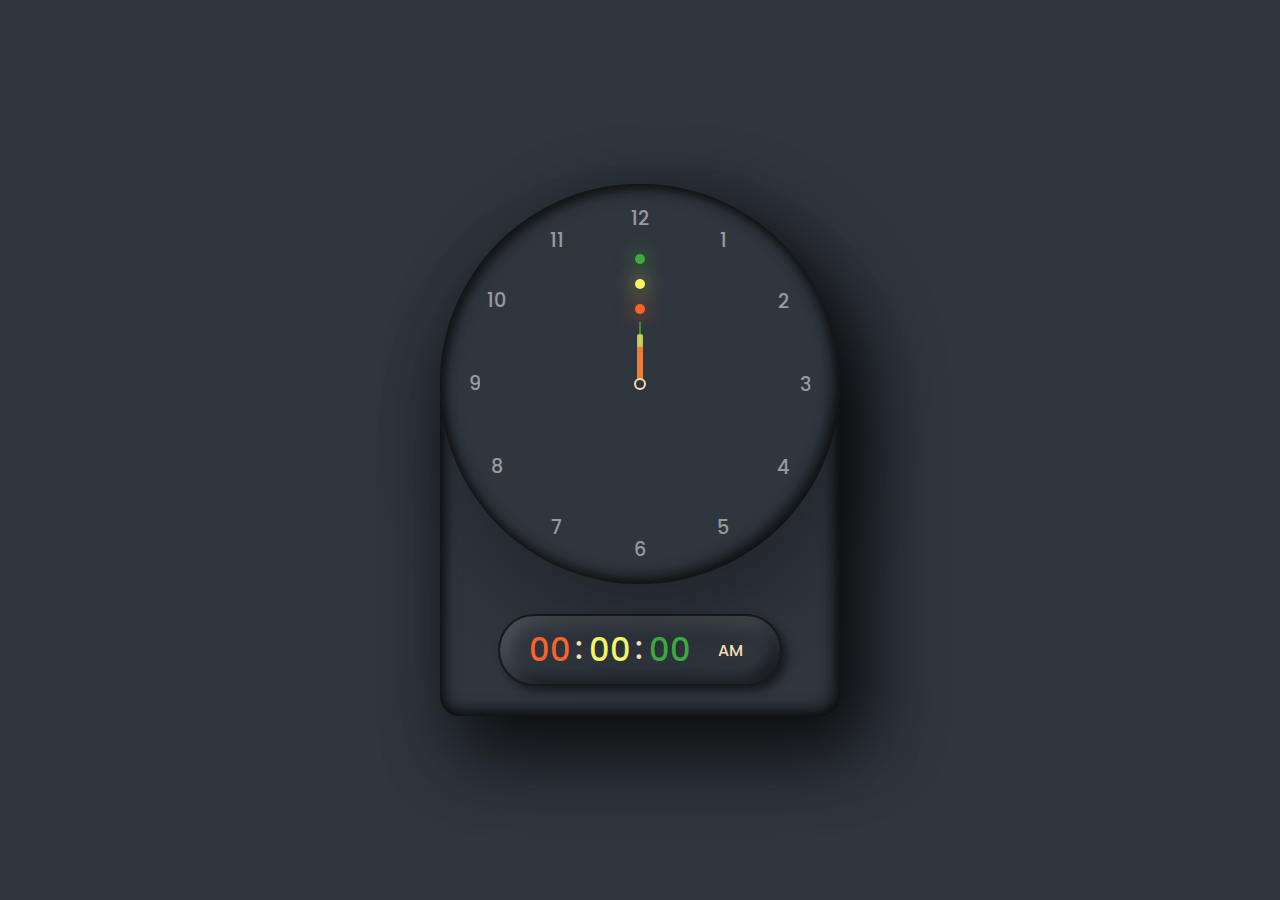
<file: #Day1 - Clock/index.html>
<!DOCTYPE html>
<html lang="en">
<head>
    <meta charset="UTF-8">
    <link rel="stylesheet" href="index.css">
    <meta name="viewport" content="width=device-width, initial-scale=1.0">
    <title>Day1 - Clock</title>
</head>
<body>
    <div class="clock-container">
        <div class="analog-clock">
            <div class="circle" id="secH" style="--clr:rgb(60, 170, 60);"><i></i></div>
            <div class="circle cir2" id="minH" style="--clr:rgb(245, 245, 100);"><i></i></div>
            <div class="circle cir3" id="hrH" style="--clr:rgb(250, 99, 44);"><i></i></div>

            <span style="--i:1;"><b>1</b></span>
            <span style="--i:2;"><b>2</b></span>
            <span style="--i:3;"><b>3</b></span>
            <span style="--i:4;"><b>4</b></span>
            <span style="--i:5;"><b>5</b></span>
            <span style="--i:6;"><b>6</b></span>
            <span style="--i:7;"><b>7</b></span>
            <span style="--i:8;"><b>8</b></span>
            <span style="--i:9;"><b>9</b></span>
            <span style="--i:10;"><b>10</b></span>           
            <span style="--i:11;"><b>11</b></span>
            <span style="--i:12;"><b>12</b></span>
        </div>
        <div class="digital-clock">
            <div id="hr" style="--clr:rgb(250, 99, 44);">00</div>
            <div id="min" style="--clr:rgb(245, 245, 100);">00</div>
            <div id="sec" style="--clr:rgb(60, 170, 60);">00</div>
            <div id="ampm">AM</div>
        </div>
    </div>                                             
   
    <script src="index.js"></script>  
</body>

</html>
</file>
<file: #Day1 - Clock/index.css>
/* :root{
    var(--i):1;
} */
@import url('https://fonts.googleapis.com/css2?family=Poppins:wght@100;200;300;500&display=swap');
*{
    margin: 0;
    padding: 0;
    box-sizing: border-box;
    font-family: 'Poppins';
}
body{
    background: #2f363e;
    /* background: gray; */
    display: flex;
    flex-direction: column;
    align-items: center;
    justify-content: center;
    min-height: 100vh;
}
.clock-container{
    position: relative;
    background: #2f363e;
    /* min-height: 500px; */
    border-radius: 20px;
    border-top-left-radius: 200px;
    border-top-right-radius: 200px;
    display: flex;
    justify-content: center;
    align-items:center;
    flex-direction: column;
    box-shadow: 25px 25px 75px rgba(0, 0, 0, 0.75),
    10px 50px 70px rgba(0, 0, 0, 0.25),
    inset 5px 5px 10px rgba(0, 0, 0, 0.5),
    inset 5px 5px 20px rgba(0, 0, 0, 0.2),
    inset -5px -5px 15px rgba(0, 0, 0, 0.75);
}
.analog-clock{
    position: relative;
    height: 400px;
    width: 400px;
    border-radius: 50%;
    /* border: 2px solid black; */
    background: #2f363e;
    box-shadow: 10px 50px 70px rgba(0, 0, 0, 0.25),
    inset 5px 5px 10px rgba(0, 0, 0, 0.5),
    inset 5px 5px 20px rgba(0, 0, 0, 0.2),
    inset -5px -5px 15px rgba(0, 0, 0, 0.75);
    display: flex;
    justify-content: center;
    align-items:center;
    margin-bottom: 30px;
}
.analog-clock::before{
    content: '';
    position: absolute;
    width: 8px;
    height: 8px;
    border: 2px solid wheat;
    border-radius: 50%;
    background: #2f363e;
    z-index: 1000;
}
.analog-clock span{
    position: absolute;
    inset: 20px;
    text-align: center;
    color: white;
    transform: rotate(calc(30deg *var(--i)));

}
.analog-clock span b{
    opacity: 0.5;
    font-weight: 500;
    display: inline-block;
    transform: rotate(calc(-30deg *var(--i)));
    font-size: 1.2em;
}
.circle{
    position: absolute;
    /* border-radius: 50%; */
    width: 250px;
    height: 250px;
    /* border: 1px solid black; */
    display: flex;
    justify-content: center;
    align-items: flex-start;
}
.cir2{
    width: 200px;
    height: 200px;
}
.cir3{
    width: 150px;
    height: 150px;
}
.circle i{
    position: absolute;
    width: 6px;
    height: 50%;
    background: var(--clr);
    opacity: 0.75;
    border-radius: 20px;
    transform-origin: bottom;
    transform: scaleY(0.5);
}
.circle:nth-child(1) i{
    width: 2px;

}                                                                                                                                                    
.circle:nth-child(2) i{
    width: 6px;
    
}
.circle::before{
    content: '';
    position: absolute;
    width: 10px;
    height: 10px;
    top: -5px;
    box-shadow: 0 0 20px var(--clr);
    background: var(--clr);
    border-radius: 50%;
                                                                                                                                                                                                                                                                                                                                                                                                                                                                                                                                                                                                                                                                                                            
}
.digital-clock{
    display: flex;
    border: 2px solid rgba(0, 0, 0, 0.5);
    justify-content: center;
    align-items: center;
    margin-bottom: 30px;
    font-size: 2em;
    font-weight: 500;
    border-radius: 40px;
    padding: 10px 20px;
    box-shadow: 5px 5px 10px rgba(0,0,0,0.5),
    inset 5px 5px 20px rgba(255,255,255,0.2),
    inset -5px -5px 15px rgba(0,0,0,0.75);
}
.digital-clock div{
    position: relative;
    width: 60px;
    text-align: center;
    font-weight: 500;
    color: var(--clr);

}
.digital-clock div:nth-child(1)::after,
.digital-clock div:nth-child(2)::after{
    content: ':';
    position: absolute;
    right: -4px;
    top:-2px;
    animation: animate 1s steps(1) infinite;
    color: wheat;
}
.digital-clock div:last-child{
    color: wheat;
    font-size: 0.5em;
}

@keyframes animate{
    0%{
        opacity: 1;
    }
    50%{
        opacity: 0;
    }
}
</file>
